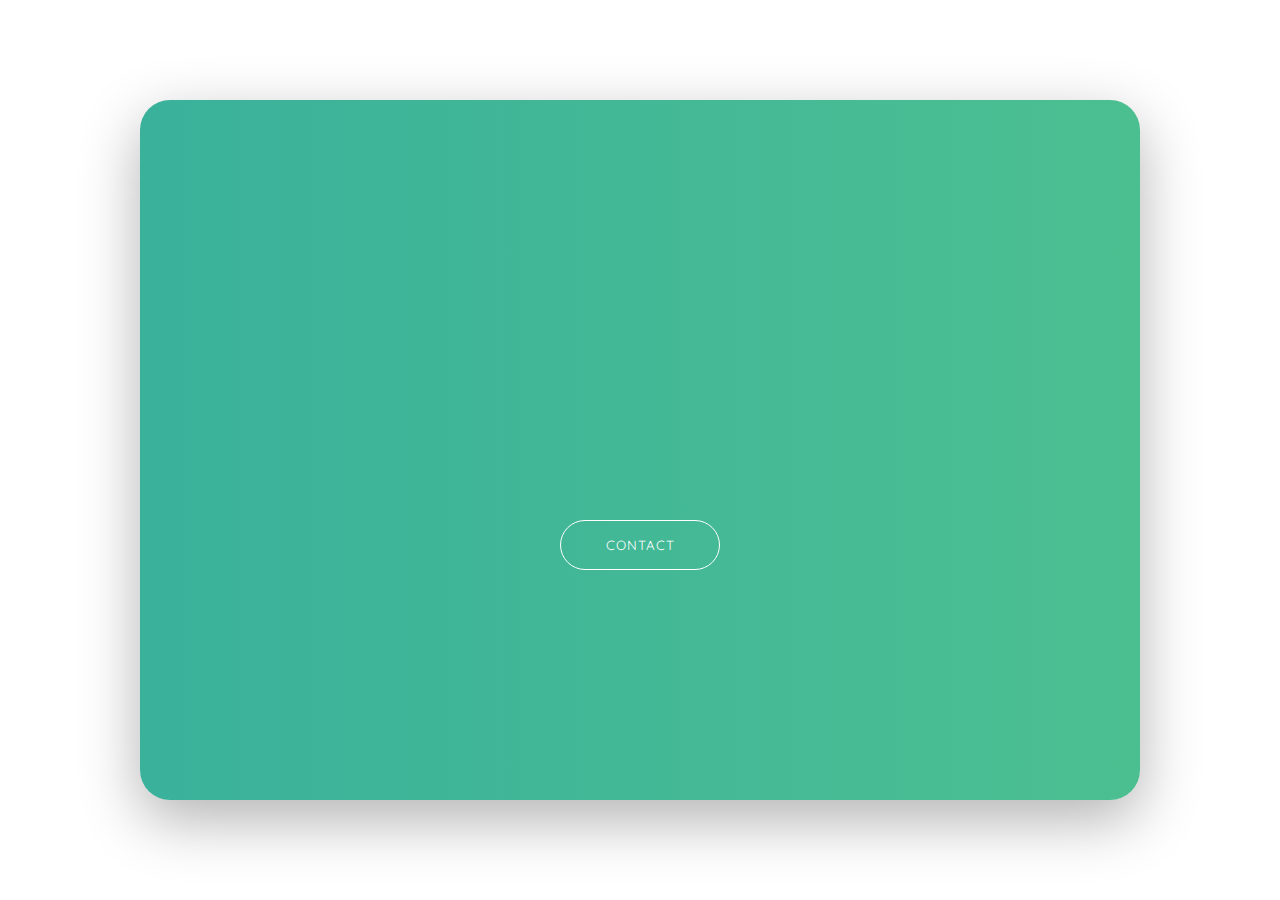
<file: contact.html>
<!DOCTYPE html>
<html lang="en">
  <head>
    <meta charset="UTF-8" />
    <meta http-equiv="X-UA-Compatible" content="IE=edge" />
    <meta name="viewport" content="width=device-width, initial-scale=1.0" />
    <title>Contact Us</title>
    <link rel="stylesheet" href="contact.css" />
    <link
      rel="stylesheet"
      href="https://cdnjs.cloudflare.com/ajax/libs/font-awesome/6.0.0/css/all.min.css"
    />
    <link rel="preconnect" href="https://fonts.googleapis.com" />
    <link rel="preconnect" href="https://fonts.gstatic.com" crossorigin />
    <link
      href="https://fonts.googleapis.com/css2?family=Quicksand:wght@300;400;500;600;700&display=swap"
      rel="stylesheet"
    />
  </head>
  <body>
    <div class="container">
      <div class="form-wrapper">
        <div class="banner">
          <h1>Let's Get In Touch</h1>
          <p>Feel free to reach out and I'll respond as soon as possible</p>
        </div>
        <div class="green-bg">
          <button type="button">Contact</button>
        </div>
        <form class="contact-form">
          <h1>Contact Me</h1>
          <div class="social-media">
            <a href="https://github.com/GurpreetSingh-21" target="_blank">
              <i class="fab fa-github"></i>
            </a>
            <a href="https://www.linkedin.com/in/gurpreet-singh-2a099a230/" target="_blank">
              <i class="fab fa-linkedin-in"></i>
            </a>
          </div>
          
          <p>or use the form below to get in touch</p>
          <div class="input-group">
            <i class="fas fa-user"></i>
            <input type="text" placeholder="Name" />
          </div>
          <div class="input-group">
            <i class="fas fa-envelope"></i>
            <input type="email" placeholder="Email" />
          </div>
          <div class="input-group">
            <i class="fas fa-comment-dots"></i>
            <textarea placeholder="Your Message"></textarea>
          </div>
          <button type="button">Submit</button>
        </form>
      </div>
    </div>

    <script src="contact.js"></script>
  </body>
</html>
</file>
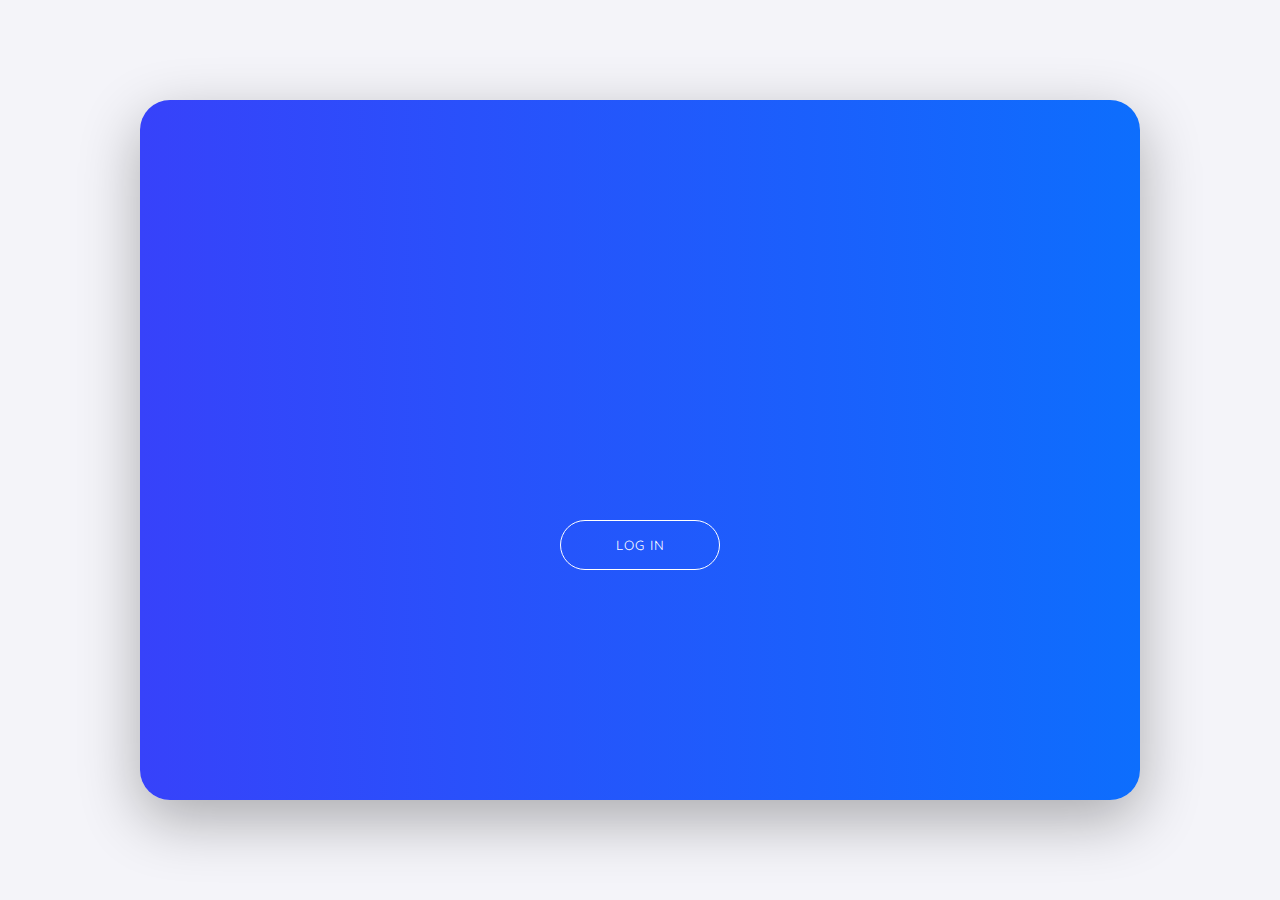
<file: login.html>
<!DOCTYPE html>
<html lang="en">
<head>
    <meta charset="UTF-8">
    <meta http-equiv="X-UA-Compatible" content="IE=edge">
    <meta name="viewport" content="width=device-width, initial-scale=1.0">
    <title>Login</title>
    <link rel="stylesheet" href="login.css">
    <link
      rel="stylesheet"
      href="https://cdnjs.cloudflare.com/ajax/libs/font-awesome/6.0.0/css/all.min.css"
    />
    <link rel="preconnect" href="https://fonts.googleapis.com">
    <link rel="preconnect" href="https://fonts.gstatic.com" crossorigin>
    <link href="https://fonts.googleapis.com/css2?family=Quicksand:wght@300;400;500;600;700&display=swap" rel="stylesheet">
</head>
<body>
    <div class="container">
        <div class="form-wrapper">
            <div class="banner">
                <h1>Welcome Back!</h1>
                <p>Log in with your credentials to access your account</p>
            </div>
            <div class="blue-bg">
                <button type="button">Log In</button>
            </div>
            <form class="login-form">
                <h1>Login</h1>
                <div class="social-media">
                    <i class="fab fa-linkedin-in"></i>
                    <i class="fab fa-github"></i>
                </div>
                <p>or use your email account</p>
                <div class="input-group">
                    <i class="fas fa-envelope"></i>
                    <input type="email" placeholder="Email" />
                </div>
                <div class="input-group">
                    <i class="fas fa-lock"></i>
                    <input type="password" placeholder="Password" />
                </div>
                <button type="button">Login</button>
            </form>
        </div>
    </div>
    <script src="login.js"></script>
</body>
</html>
</file>
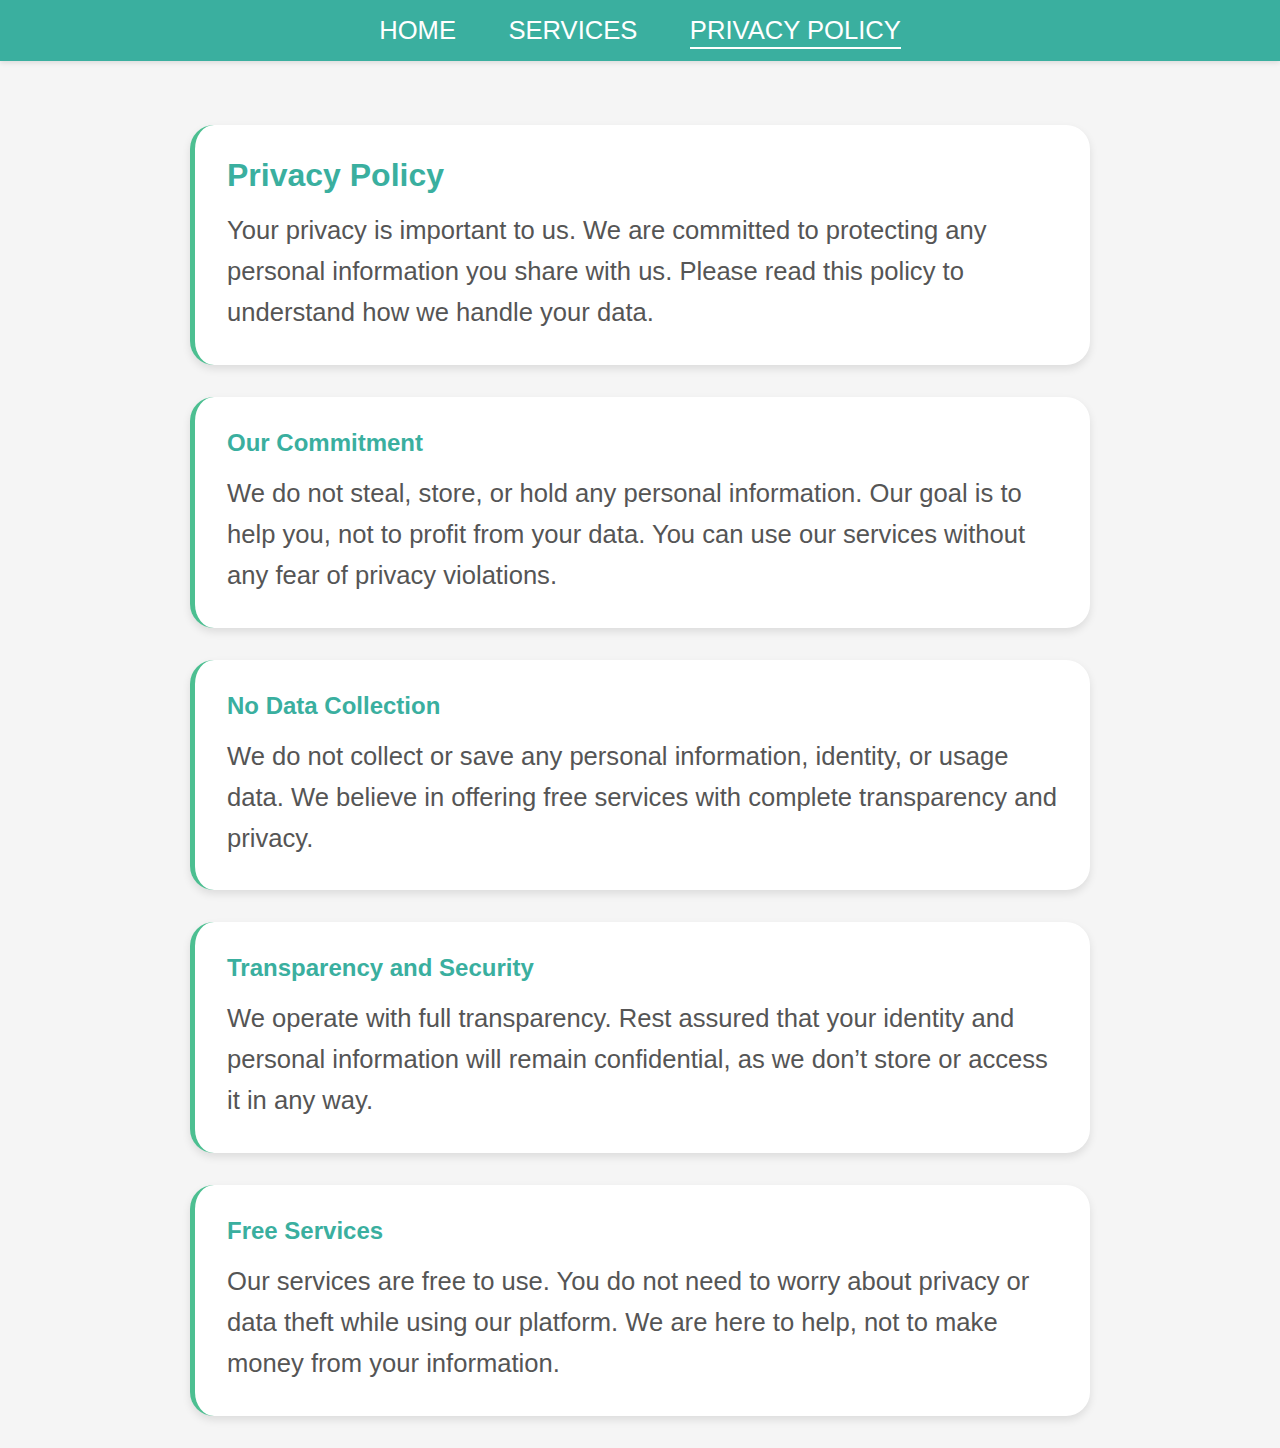
<file: privacy.html>
<!DOCTYPE html>
<html lang="en">
<head>
    <meta charset="UTF-8">
    <meta name="viewport" content="width=device-width, initial-scale=1.0">
    <title>Privacy Policy</title>
    <link rel="stylesheet" href="privacy.css">
</head>
<body>

    <nav class="navbar">
        <a href="index.html" class="nav-link">Home</a>
        <a href="service.html" class="nav-link">Services</a>
        <a href="privacy.html" class="nav-link active">Privacy Policy</a>
    </nav>

    <div class="container">
        <div class="box">
            <h1>Privacy Policy</h1>
            <p>Your privacy is important to us. We are committed to protecting any personal information you share with us. Please read this policy to understand how we handle your data.</p>
        </div>

        <div class="box">
            <h2>Our Commitment</h2>
            <p>We do not steal, store, or hold any personal information. Our goal is to help you, not to profit from your data. You can use our services without any fear of privacy violations.</p>
        </div>

        <div class="box">
            <h2>No Data Collection</h2>
            <p>We do not collect or save any personal information, identity, or usage data. We believe in offering free services with complete transparency and privacy.</p>
        </div>

        <div class="box">
            <h2>Transparency and Security</h2>
            <p>We operate with full transparency. Rest assured that your identity and personal information will remain confidential, as we don’t store or access it in any way.</p>
        </div>

        <div class="box">
            <h2>Free Services</h2>
            <p>Our services are free to use. You do not need to worry about privacy or data theft while using our platform. We are here to help, not to make money from your information.</p>
        </div>
    </div>
</body>
</html>
</file>
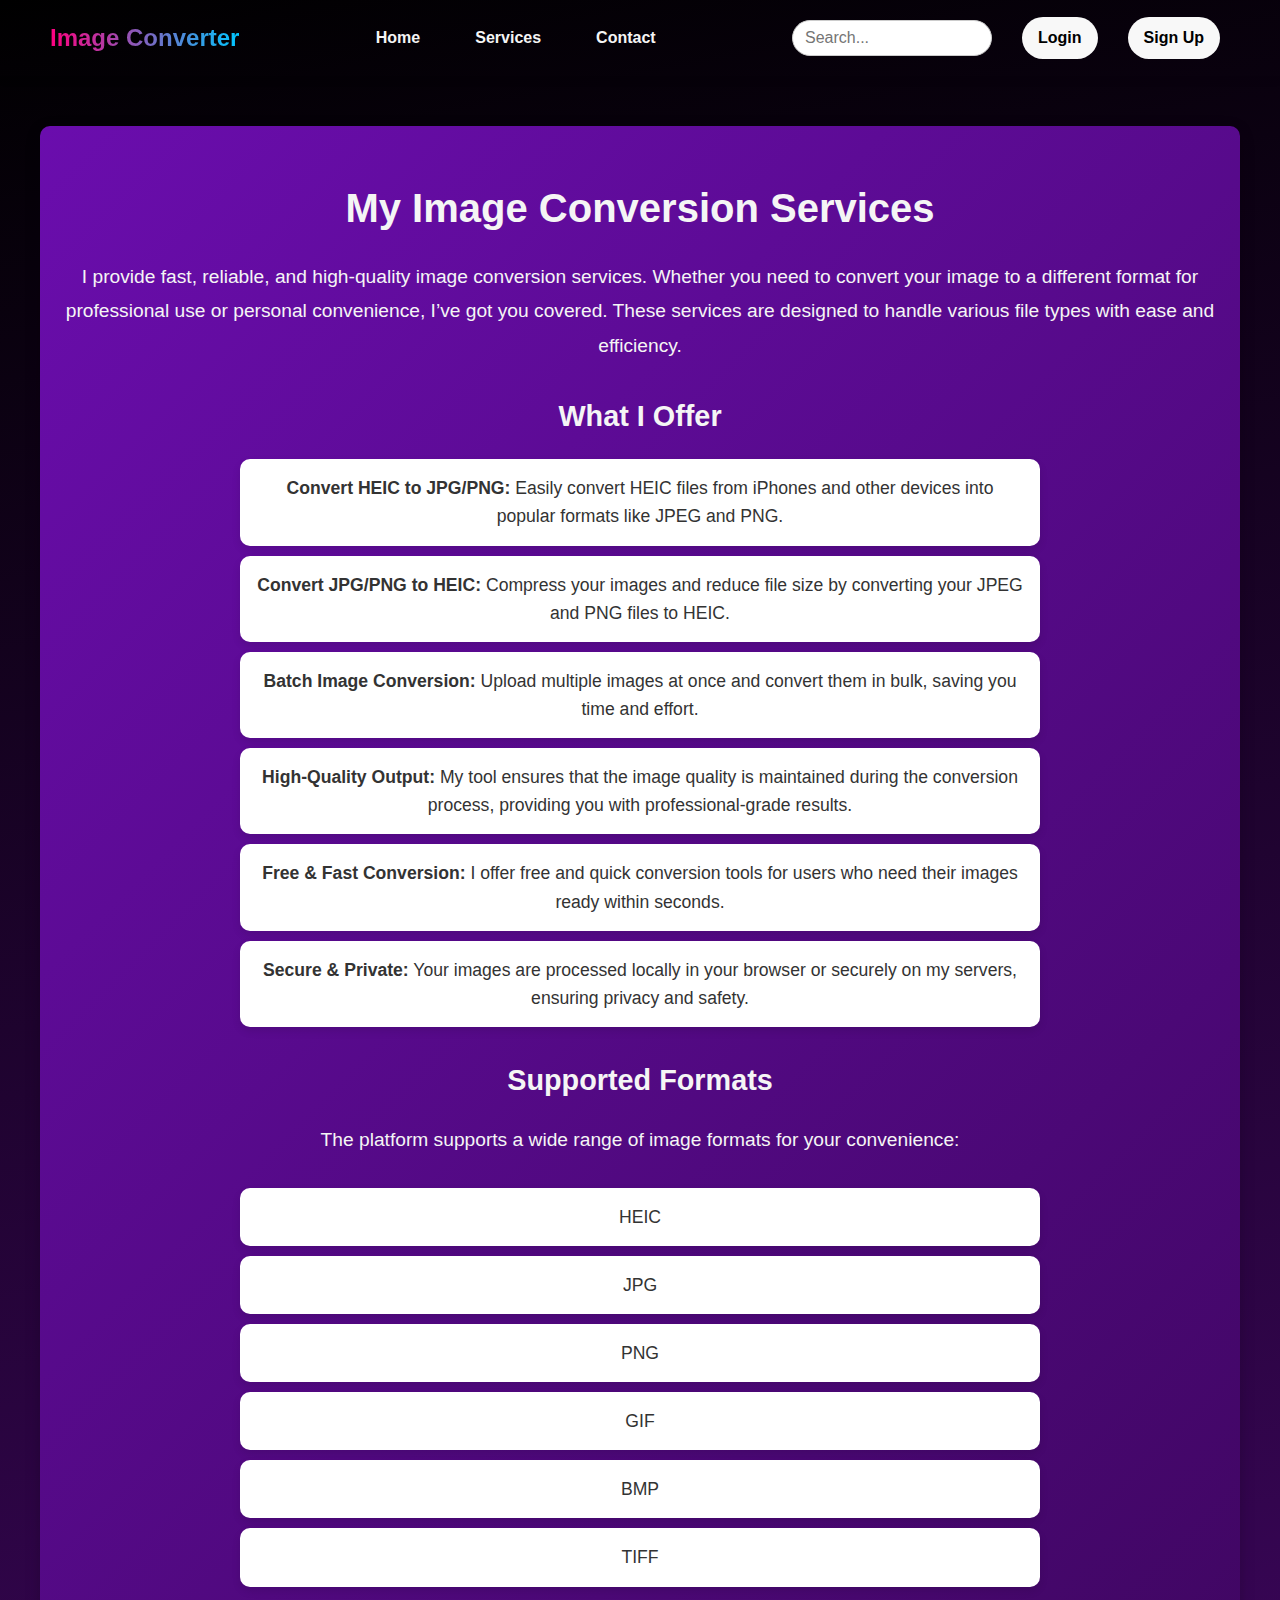
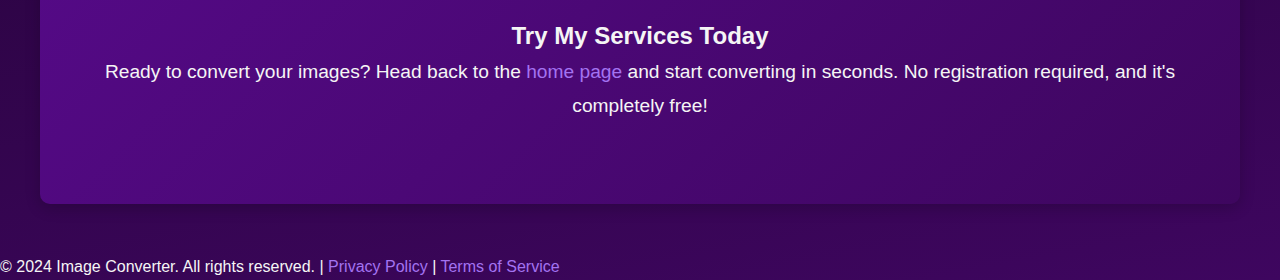
<file: service.html>
<!DOCTYPE html>
<html lang="en">
<head>
    <meta charset="UTF-8">
    <meta name="viewport" content="width=device-width, initial-scale=1.0">
    <title>My Services | Image Tools</title>
    <link rel="stylesheet" href="style.css">
    <link rel="stylesheet" href="services.css">
</head>
<body>
    <!-- Navigation Bar -->
    <div class="nav">
        <a id="mainlogo" href="index.html">Image Converter</a>
        <div class="center-items">
            <a href="index.html">Home</a>
            <a href="service.html">Services</a>
            <a href="contact.html">Contact</a>
        </div>
        <div class="right-items">
            <input type="text" placeholder="Search..." aria-label="Search">
            <a href="#">Login</a>
            <a href="#">Sign Up</a>
        </div>
    </div>

    <!-- Services Section -->
    <div class="services-section">
        <h1>My Image Conversion Services</h1>
        <p>I provide fast, reliable, and high-quality image conversion services. Whether you need to convert your image to a different format for professional use or personal convenience, I’ve got you covered. These services are designed to handle various file types with ease and efficiency.</p>
        
        <!-- List of Services -->
        <div class="service-list">
            <h2>What I Offer</h2>
            <ul>
                <li><strong>Convert HEIC to JPG/PNG:</strong> Easily convert HEIC files from iPhones and other devices into popular formats like JPEG and PNG.</li>
                <li><strong>Convert JPG/PNG to HEIC:</strong> Compress your images and reduce file size by converting your JPEG and PNG files to HEIC.</li>
                <li><strong>Batch Image Conversion:</strong> Upload multiple images at once and convert them in bulk, saving you time and effort.</li>
                <li><strong>High-Quality Output:</strong> My tool ensures that the image quality is maintained during the conversion process, providing you with professional-grade results.</li>
                <li><strong>Free & Fast Conversion:</strong> I offer free and quick conversion tools for users who need their images ready within seconds.</li>
                <li><strong>Secure & Private:</strong> Your images are processed locally in your browser or securely on my servers, ensuring privacy and safety.</li>
            </ul>
        </div>

        <!-- Supported Formats -->
        <div class="supported-formats">
            <h2>Supported Formats</h2>
            <p>The platform supports a wide range of image formats for your convenience:</p>
            <ul>
                <li>HEIC</li>
                <li>JPG</li>
                <li>PNG</li>
                <li>GIF</li>
                <li>BMP</li>
                <li>TIFF</li>
            </ul>
        </div>

        <!-- Call to Action -->
        <div class="call-to-action">
            <h2>Try My Services Today</h2>
            <p>Ready to convert your images? Head back to the <a href="index.html">home page</a> and start converting in seconds. No registration required, and it's completely free!</p>
        </div>
    </div>

    <!-- Footer -->
    <footer>
        <p>&copy; 2024 Image Converter. All rights reserved. | <a href="privacy.html">Privacy Policy</a> | <a href="terms.html">Terms of Service</a></p>
    </footer>

</body>
</html>
</file>
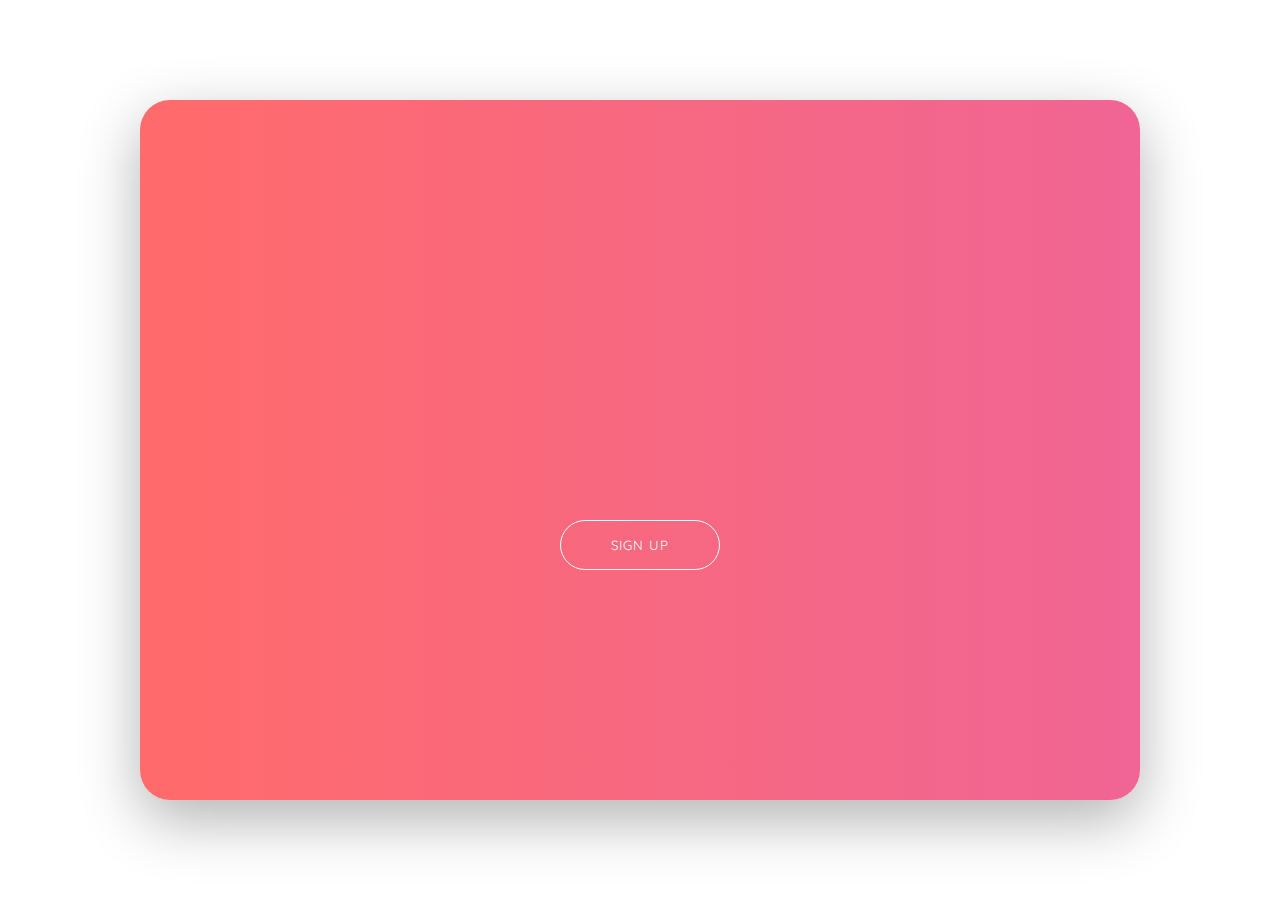
<file: signup.html>
<!DOCTYPE html>
<html lang="en">
<head>
    <meta charset="UTF-8" />
    <meta http-equiv="X-UA-Compatible" content="IE=edge" />
    <meta name="viewport" content="width=device-width, initial-scale=1.0" />
    <title>Sign Up</title>
    <link rel="stylesheet" href="signup.css" />
    <link rel="stylesheet" href="https://cdnjs.cloudflare.com/ajax/libs/font-awesome/6.0.0/css/all.min.css" />
    <link rel="preconnect" href="https://fonts.googleapis.com" />
    <link rel="preconnect" href="https://fonts.gstatic.com" crossorigin />
    <link href="https://fonts.googleapis.com/css2?family=Quicksand:wght@300;400;500;600;700&display=swap" rel="stylesheet" />
</head>
<body>
    <div class="container">
        <div class="form-wrapper">
            <div class="banner">
                <h1>Welcome!</h1>
                <p>Create your account to get started.</p>
            </div>
            <div class="color-bg">
                <button type="button">Sign Up</button>
            </div>
            <form class="signup-form">
                <h1>Create Account</h1>
                <div class="social-media">
                    <i class="fab fa-github"></i>
                    <i class="fab fa-linkedin"></i>
                </div>
                <p>or use your email to register</p>
                <div class="input-group">
                    <i class="fas fa-user"></i>
                    <input type="text" placeholder="Name" />
                </div>
                <div class="input-group">
                    <i class="fas fa-envelope"></i>
                    <input type="email" placeholder="Email" />
                </div>
                <div class="input-group">
                    <i class="fas fa-lock"></i>
                    <input type="password" placeholder="Password" />
                </div>
                <button type="button">Sign Up</button>
            </form>
        </div>
    </div>

    <script src="signup.js"></script>
</body>
</html>
</file>
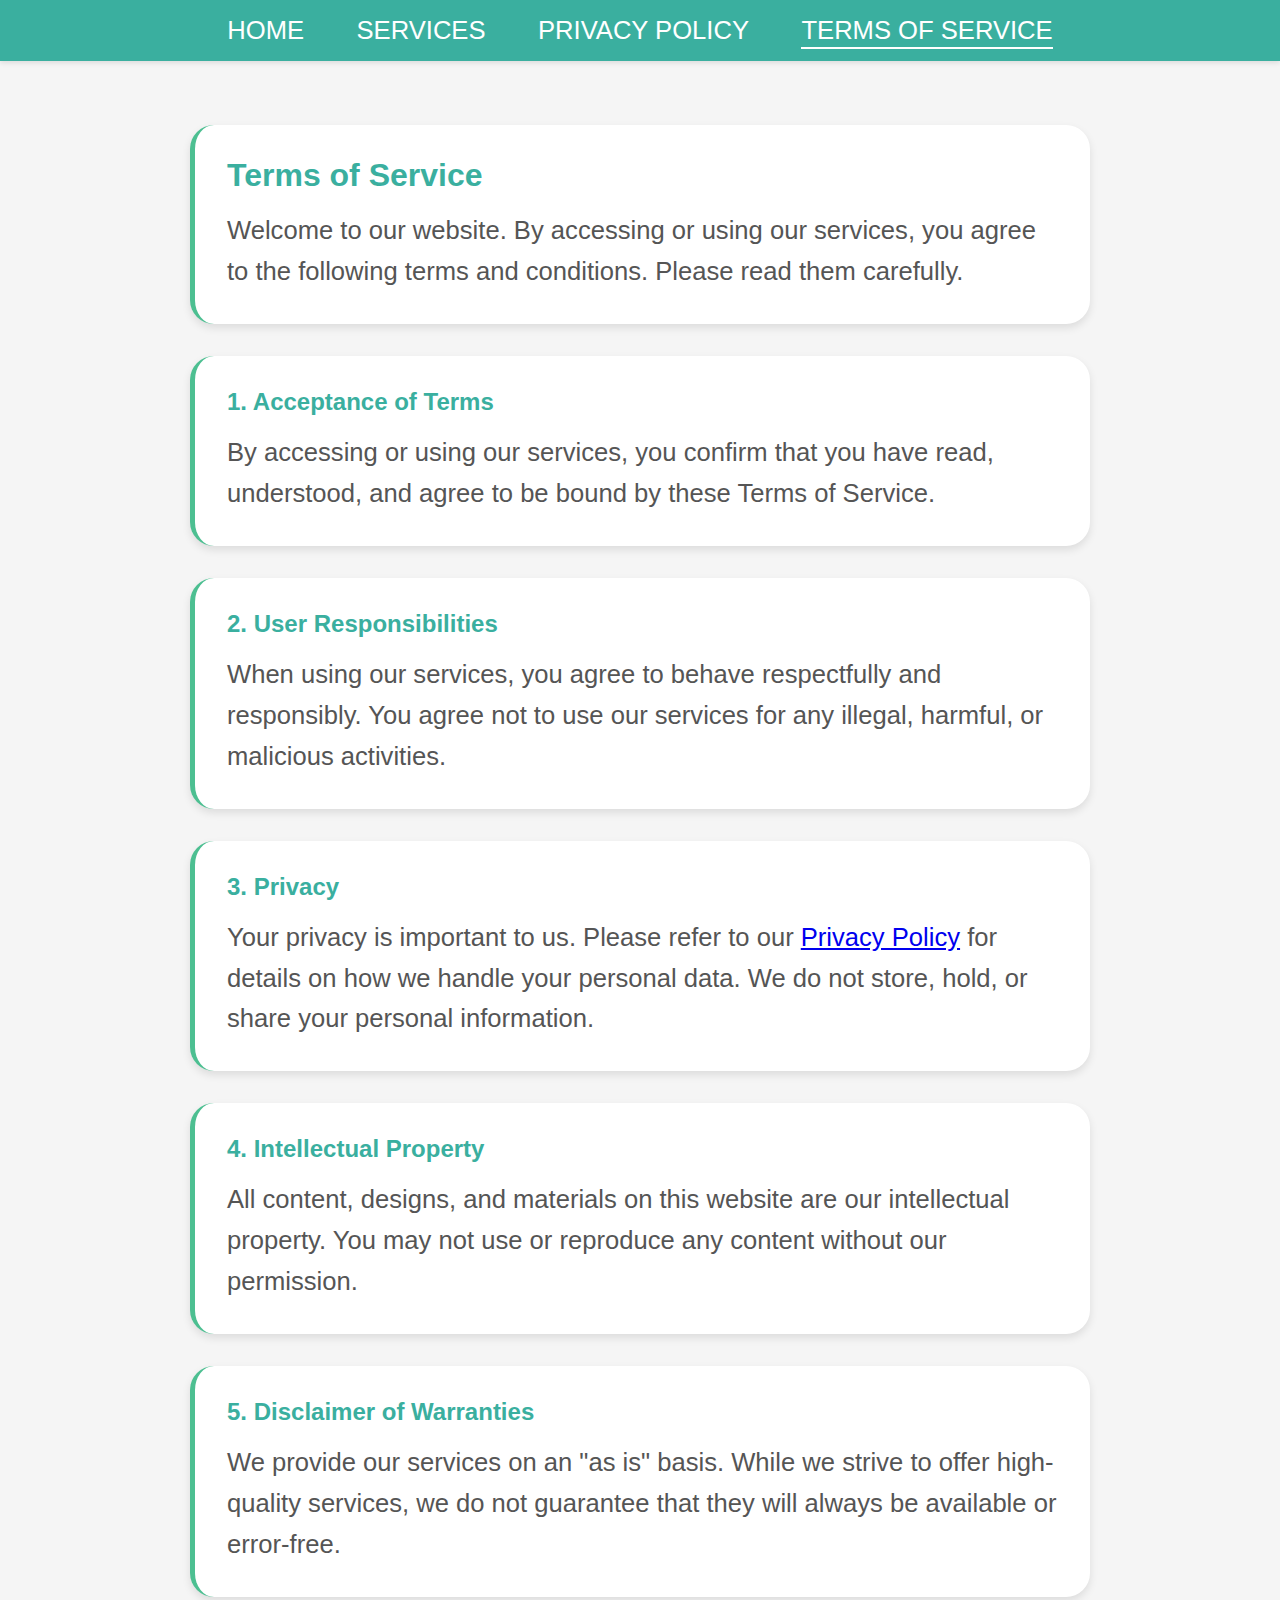
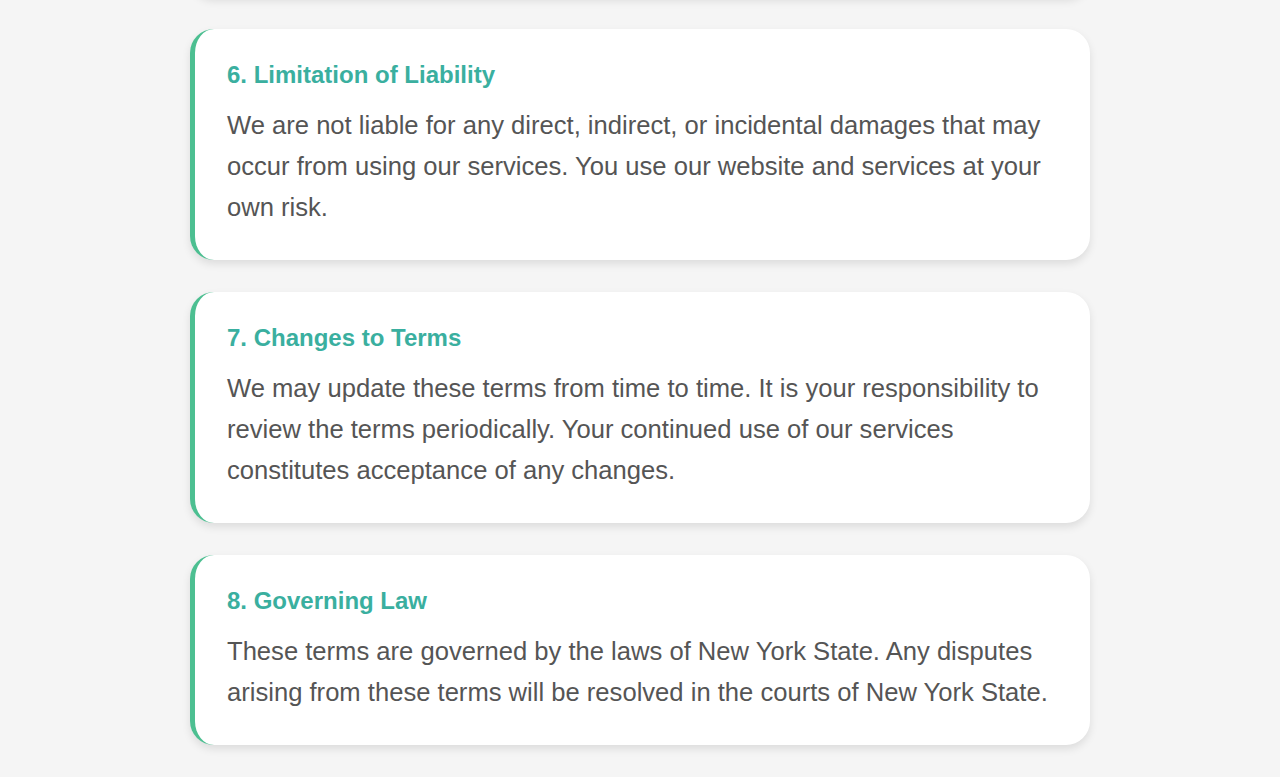
<file: terms.html>
<!DOCTYPE html>
<html lang="en">
<head>
    <meta charset="UTF-8">
    <meta name="viewport" content="width=device-width, initial-scale=1.0">
    <title>Terms of Service</title>
    <link rel="stylesheet" href="terms.css">
</head>
<body>
   
    <nav class="navbar">
        <a href="index.html" class="nav-link">Home</a>
        <a href="service.html" class="nav-link">Services</a>
        <a href="privacy.html" class="nav-link">Privacy Policy</a>
        <a href="terms.html" class="nav-link active">Terms of Service</a>
    </nav>

    <div class="container">
        <div class="box">
            <h1>Terms of Service</h1>
            <p>Welcome to our website. By accessing or using our services, you agree to the following terms and conditions. Please read them carefully.</p>
        </div>

        <div class="box">
            <h2>1. Acceptance of Terms</h2>
            <p>By accessing or using our services, you confirm that you have read, understood, and agree to be bound by these Terms of Service.</p>
        </div>

        <div class="box">
            <h2>2. User Responsibilities</h2>
            <p>When using our services, you agree to behave respectfully and responsibly. You agree not to use our services for any illegal, harmful, or malicious activities.</p>
        </div>

        <div class="box">
            <h2>3. Privacy</h2>
            <p>Your privacy is important to us. Please refer to our <a href="privacy.html">Privacy Policy</a> for details on how we handle your personal data. We do not store, hold, or share your personal information.</p>
        </div>

        <div class="box">
            <h2>4. Intellectual Property</h2>
            <p>All content, designs, and materials on this website are our intellectual property. You may not use or reproduce any content without our permission.</p>
        </div>

        <div class="box">
            <h2>5. Disclaimer of Warranties</h2>
            <p>We provide our services on an "as is" basis. While we strive to offer high-quality services, we do not guarantee that they will always be available or error-free.</p>
        </div>

        <div class="box">
            <h2>6. Limitation of Liability</h2>
            <p>We are not liable for any direct, indirect, or incidental damages that may occur from using our services. You use our website and services at your own risk.</p>
        </div>

        <div class="box">
            <h2>7. Changes to Terms</h2>
            <p>We may update these terms from time to time. It is your responsibility to review the terms periodically. Your continued use of our services constitutes acceptance of any changes.</p>
        </div>

        <div class="box">
            <h2>8. Governing Law</h2>
            <p>These terms are governed by the laws of New York State. Any disputes arising from these terms will be resolved in the courts of New York State.</p>
        </div>
    </div>
</body>
</html>
</file>
<file: contact.css>
* {
  margin: 0;
  padding: 0;
  box-sizing: border-box;
  outline: none;
  font-family: Quicksand, sans-serif;
}

html {
  font-size: 62.5%;
}

.container {
  width: 100%;
  height: 100vh;
  display: flex;
  justify-content: center;
  align-items: center;
}

.form-wrapper {
  width: 100rem;
  height: 70rem;
  background-color: #eee;
  border-radius: 3rem;
  box-shadow: 0 2rem 6rem rgba(0, 0, 0, 0.3);
  position: relative;
  overflow: hidden;
}

.banner {
  position: absolute;
  top: 25%;
  left: -30rem;
  text-align: center;
  color: #fff;
  width: 30rem;
  z-index: 100;
  transition: left 0.8s;
}

.container.change .banner {
  left: 5rem;
}

.banner h1 {
  font-size: 4rem;
  margin-bottom: 3rem;
}

.banner p {
  font-size: 2rem;
}

.green-bg {
  width: 100%;
  height: 100%;
  background: linear-gradient(to right, #3ab19b, #4cbf91);
  position: absolute;
  top: 0;
  left: 0;
  z-index: 50;
  transition: width 1.5s cubic-bezier(0.19, 1, 0.22, 1);
}

.container.change .green-bg {
  width: 40%;
}

.green-bg button {
  position: absolute;
  top: 60%;
  left: 50%;
  transform: translateX(-50%);
  width: 16rem;
  height: 5rem;
  background-color: transparent;
  border: 0.1rem solid #fff;
  border-radius: 3rem;
  text-transform: uppercase;
  letter-spacing: 0.1rem;
  color: #fff;
  cursor: pointer;
}

.contact-form {
  width: 60rem;
  height: 100%;
  position: absolute;
  top: 0;
  left: 0;
  display: flex;
  flex-direction: column;
  justify-content: space-around;
  align-items: center;
  padding: 10rem 0;
  transition: left 1.5s cubic-bezier(0.19, 1, 0.22, 1);
}

.container.change .contact-form {
  left: 40rem;
}

.contact-form h1 {
  font-size: 4rem;
  color: #3aaf9f;
}

.social-media {
  display: flex;
}

.social-media i {
  width: 4rem;
  height: 4rem;
  border: 0.1rem solid #777;
  border-radius: 50%;
  display: flex;
  justify-content: center;
  align-items: center;
  margin-right: 2rem;
  font-size: 2rem;
  color: #555;
}

.social-media a {
  text-decoration: none; 
  color: inherit; 
}

.social-media a:hover {
  color: #0077b5; 
}

.social-media a i {
  font-size: 2rem; 
}


.contact-form p {
  font-size: 1.8rem;
  color: #555;
  margin-bottom: 2rem;
}

.input-group {
  position: relative;
}

.input-group input, .input-group textarea {
  width: 28rem;
  height: 5rem;
  padding: 1rem 1rem 1rem 3rem;
  background-color: #ddd;
  border: none;
  border-radius: 0.5rem;
}

.input-group textarea {
  height: 10rem;
}

.input-group i {
  position: absolute;
  top: 50%;
  left: 1rem;
  transform: translateY(-50%);
  font-size: 1.2rem;
  color: #555;
}

.contact-form button {
  width: 16rem;
  height: 5rem;
  background-color: #3aaf9f;
  border: none;
  border-radius: 3rem;
  text-transform: uppercase;
  letter-spacing: 0.1rem;
  color: #fff;
  margin-top: 3rem;
  cursor: pointer;
}
</file>
<file: login.css>
* {
    margin: 0;
    padding: 0;
    box-sizing: border-box;
    outline: none;
    font-family: 'Quicksand', sans-serif;
}

html {
    font-size: 62.5%;
}

body {
    background-color: #f4f4f9;
}

.container {
    width: 100%;
    height: 100vh;
    display: flex;
    justify-content: center;
    align-items: center;
}

.form-wrapper {
    width: 100rem;
    height: 70rem;
    background-color: #eee;
    border-radius: 3rem;
    box-shadow: 0 2rem 6rem rgba(0, 0, 0, 0.3);
    position: relative;
    overflow: hidden;
}

/* Banner */
.banner {
    position: absolute;
    top: 25%;
    left: -30rem;
    text-align: center;
    color: #fff;
    width: 30rem;
    z-index: 100;
    transition: left 0.8s;
}

.container.change .banner {
    left: 5rem;
}

.banner h1 {
    font-size: 4rem;
    margin-bottom: 3rem;
}

.banner p {
    font-size: 2rem;
}

/* Background Color & Button */
.blue-bg {
    width: 100%;
    height: 100%;
    background: linear-gradient(to right, #3742fa, #0d6efd);
    position: absolute;
    top: 0;
    left: 0;
    z-index: 50;
    transition: width 1.5s cubic-bezier(0.19, 1, 0.22, 1);
}

.container.change .blue-bg {
    width: 40%;
}

.blue-bg button {
    position: absolute;
    top: 60%;
    left: 50%;
    transform: translateX(-50%);
    width: 16rem;
    height: 5rem;
    background-color: transparent;
    border: 0.1rem solid #fff;
    border-radius: 3rem;
    text-transform: uppercase;
    letter-spacing: 0.1rem;
    color: #fff;
    cursor: pointer;
}

/* Login Form Styling */
.login-form {
    width: 60rem;
    height: 100%;
    position: absolute;
    top: 0;
    left: 0;
    display: flex;
    flex-direction: column;
    justify-content: space-around;
    align-items: center;
    padding: 10rem 0;
    transition: left 1.5s cubic-bezier(0.19, 1, 0.22, 1);
}

.container.change .login-form {
    left: 40rem;
}

.login-form h1 {
    font-size: 4rem;
    color: #3742fa;
}

.social-media {
    display: flex;
}

.social-media i {
    width: 4rem;
    height: 4rem;
    border: 0.1rem solid #777;
    border-radius: 50%;
    display: flex;
    justify-content: center;
    align-items: center;
    margin-right: 2rem;
    font-size: 2rem;
    color: #555;
}

.login-form p {
    font-size: 1.8rem;
    color: #555;
    margin-bottom: 2rem;
}

.input-group {
    position: relative;
}

.input-group input {
    width: 28rem;
    height: 5rem;
    padding: 1rem 1rem 1rem 3rem;
    background-color: #ddd;
    border: none;
    border-radius: 0.5rem;
}

.input-group i {
    position: absolute;
    top: 50%;
    left: 1rem;
    transform: translateY(-50%);
    font-size: 1.2rem;
    color: #555;
}

.login-form button {
    width: 16rem;
    height: 5rem;
    background-color: #3742fa;
    border: none;
    border-radius: 3rem;
    text-transform: uppercase;
    letter-spacing: 0.1rem;
    color: #fff;
    margin-top: 3rem;
    cursor: pointer;
}
</file>
<file: privacy.css>
.navbar {
    width: 100%;
    background-color: #3aaf9f;
    padding: 1rem;
    text-align: center;
    box-shadow: 0 2px 5px rgba(0, 0, 0, 0.1);
    margin-bottom: 2rem;
}

.navbar .nav-link {
    margin: 0 1.5rem;
    font-size: 1.6rem;
    text-transform: uppercase;
    text-decoration: none;
    color: white;
    transition: color 0.3s ease;
}

.navbar .nav-link:hover {
    color: #ddd;
}

.navbar .active {
    border-bottom: 2px solid white;
    padding-bottom: 0.2rem;
}


* {
    margin: 0;
    padding: 0;
    box-sizing: border-box;
    font-family: 'Quicksand', sans-serif;
}

body {
    background-color: #f5f5f5;
    color: #333;
    display: flex;
    justify-content: center;
    align-items: center;
    flex-direction: column;
    min-height: 100vh;
}

.container {
    width: 80%;
    max-width: 900px;
    margin: 2rem auto;
    display: flex;
    flex-direction: column;
    gap: 2rem;
}

.box {
    background-color: #fff;
    padding: 2rem;
    border-radius: 1.5rem;
    box-shadow: 0 4px 8px rgba(0, 0, 0, 0.1);
    border-left: 5px solid #4cbf91;
}

h1, h2 {
    color: #3aaf9f;
    margin-bottom: 1rem;
}

p {
    font-size: 1.6rem;
    line-height: 1.6;
    color: #555;
}
</file>
<file: services.css>
* {
    margin: 0;
    padding: 0;
    box-sizing: border-box;
    font-family: 'Arial', sans-serif;
}

body {
    background: linear-gradient(169deg, #000000, #3e065f); 
    color: #F5F5F5;
    line-height: 1.6;
}

a {
    text-decoration: none;
    color: #a373f1; 
    transition: color 0.3s ease;
}

a:hover {
    color: #dda0ff; 
}


.nav {
    display: flex;
    justify-content: space-between;
    align-items: center;
    padding: 15px 50px;
    background-color: rgba(0, 0, 0, 0); 
    box-shadow: 0 2px 10px rgba(0, 0, 0, 0.1);
}

#mainlogo {
    font-size: 1.5rem;
    font-weight: bold;
    color: #a373f1; 
}

.center-items a, .right-items a {
    margin: 0 10px;
    padding: 10px;
    font-size: 1rem;
    color: #F5F5F5;
}

input[type="text"] {
    padding: 8px 10px;
    border: 1px solid #dda0ff; 
    border-radius: 5px;
    margin-right: 10px;
}

.services-section {
    text-align: center;
    padding: 50px 20px;
    background: linear-gradient(135deg, #6a0dad, #3e065f); 
    color: #F5F5F5;
    border-radius: 10px;
    max-width: 1200px;
    margin: 50px auto;
    box-shadow: 0 4px 15px rgba(0, 0, 0, 0.2);
}

.services-section h1 {
    font-size: 2.5rem;
    margin-bottom: 20px;
}

.services-section p {
    font-size: 1.2rem;
    margin-bottom: 30px;
    line-height: 1.8;
}

.service-list, .supported-formats {
    margin: 30px 0;
}

.service-list h2, .supported-formats h2 {
    font-size: 1.8rem;
    margin-bottom: 20px;
}

.service-list ul, .supported-formats ul {
    list-style: none;
}

.service-list li, .supported-formats li {
    font-size: 1.1rem;
    background-color: #ffffff;
    color: #333;
    padding: 15px;
    margin: 10px auto;
    border-radius: 10px;
    max-width: 800px;
    box-shadow: 0 4px 8px rgba(0, 0, 0, 0.1);
    transition: transform 0.3s ease, background-color 0.3s ease;
}

.service-list li:hover, .supported-formats li:hover {
    transform: translateY(-5px);
    background-color: #efe3fc; 

.call-to-action {
    margin-top: 40px;
    padding: 20px;
    background-color: #6200ff;
    border-radius: 10px;
    box-shadow: 0 4px 10px rgba(0, 0, 0, 0.2);
}

.call-to-action h2 {
    font-size: 2rem;
    margin-bottom: 10px;
}

.call-to-action p {
    font-size: 1.2rem;
}

.call-to-action a {
    background-color: #ffffff;
    color: #333333;
    padding: 10px 20px;
    border-radius: 5px;
    font-weight: bold;
    transition: background-color 0.3s ease, color 0.3s ease;
}

.call-to-action a:hover {
    background-color: #5d1783; 
    color: #ffffff;
}

footer {
    text-align: center;
    padding: 20px;
    background-color: #33333300;
    color: #fff;
}

footer p {
    font-size: 0.9rem;
}

footer a {
    color: #a373f1; 
}

footer a:hover {
    color: #c35afc; 
}


@media (max-width: 768px) {
    .nav {
        flex-direction: column;
        padding: 10px;
    }

    .center-items, .right-items {
        display: flex;
        flex-direction: column;
        align-items: center;
    }

    .center-items a, .right-items a {
        margin: 5px 0;
    }

    .services-section {
        padding: 30px 10px;
    }

    .service-list li, .supported-formats li {
        font-size: 1rem;
    }
}

@media (max-width: 480px) {
    .services-section h1 {
        font-size: 2rem;
    }

    .services-section p {
        font-size: 1rem;
    }

    .service-list li, .supported-formats li {
        font-size: 0.9rem;
    }
}
</file>
<file: signup.css>
* {
    margin: 0;
    padding: 0;
    box-sizing: border-box;
    outline: none;
    font-family: Quicksand, sans-serif;
}

html {
    font-size: 62.5%;
}

.container {
    width: 100%;
    height: 100vh;
    display: flex;
    justify-content: center;
    align-items: center;
}

.form-wrapper {
    width: 100rem;
    height: 70rem;
    background-color: #f5f5f5;
    border-radius: 3rem;
    box-shadow: 0 2rem 6rem rgba(0, 0, 0, 0.3);
    position: relative;
    overflow: hidden;
}

.banner {
    position: absolute;
    top: 25%;
    left: -30rem;
    text-align: center;
    color: #fff;
    width: 30rem;
    z-index: 100;
    transition: left 0.8s;
}

.container.change .banner {
    left: 5rem;
}

.banner h1 {
    font-size: 4rem;
    margin-bottom: 3rem;
}

.banner p {
    font-size: 2rem;
}

.color-bg {
    width: 100%;
    height: 100%;
    background: linear-gradient(to right, #ff6b6b, #f06595); 
    position: absolute;
    top: 0;
    left: 0;
    z-index: 50;
    transition: width 1.5s cubic-bezier(0.19, 1, 0.22, 1);
}

.container.change .color-bg {
    width: 40%;
}

.color-bg button {
    position: absolute;
    top: 60%;
    left: 50%;
    transform: translateX(-50%);
    width: 16rem;
    height: 5rem;
    background-color: transparent;
    border: 0.1rem solid #fff;
    border-radius: 3rem;
    text-transform: uppercase;
    letter-spacing: 0.1rem;
    color: #fff;
    cursor: pointer;
}

.signup-form {
    width: 60rem;
    height: 100%;
    position: absolute;
    top: 0;
    left: 0;
    display: flex;
    flex-direction: column;
    justify-content: space-around;
    align-items: center;
    padding: 10rem 0;
    transition: left 1.5s cubic-bezier(0.19, 1, 0.22, 1);
}

.container.change .signup-form {
    left: 40rem;
}

.signup-form h1 {
    font-size: 4rem;
    color: #ff6b6b; 
}

.social-media {
    display: flex;
}

.social-media i {
    width: 4rem;
    height: 4rem;
    border: 0.1rem solid #777;
    border-radius: 50%;
    display: flex;
    justify-content: center;
    align-items: center;
    margin-right: 2rem;
    font-size: 2rem;
    color: #555;
}

.signup-form p {
    font-size: 1.8rem;
    color: #555;
    margin-bottom: 2rem;
}

.input-group {
    position: relative;
}

.input-group input {
    width: 28rem;
    height: 5rem;
    padding: 1rem 1rem 1rem 3rem;
    background-color: #ddd;
    border: none;
    border-radius: 0.5rem;
}

.input-group i {
    position: absolute;
    top: 50%;
    left: 1rem;
    transform: translateY(-50%);
    font-size: 1.2rem;
    color: #555;
}

.signup-form button {
    width: 16rem;
    height: 5rem;
    background-color: #ff6b6b; 
    border: none;
    border-radius: 3rem;
    text-transform: uppercase;
    letter-spacing: 0.1rem;
    color: #fff;
    margin-top: 3rem;
    cursor: pointer;
}
</file>
<file: terms.css>
.navbar {
    width: 100%;
    background-color: #3aaf9f;
    padding: 1rem;
    text-align: center;
    box-shadow: 0 2px 5px rgba(0, 0, 0, 0.1);
    margin-bottom: 2rem;
}

.navbar .nav-link {
    margin: 0 1.5rem;
    font-size: 1.6rem;
    text-transform: uppercase;
    text-decoration: none;
    color: white;
    transition: color 0.3s ease;
}

.navbar .nav-link:hover {
    color: #ddd;
}

.navbar .active {
    border-bottom: 2px solid white;
    padding-bottom: 0.2rem;
}

* {
    margin: 0;
    padding: 0;
    box-sizing: border-box;
    font-family: 'Quicksand', sans-serif;
}

body {
    background-color: #f5f5f5;
    color: #333;
    display: flex;
    justify-content: center;
    align-items: center;
    flex-direction: column;
    min-height: 100vh;
}

.container {
    width: 80%;
    max-width: 900px;
    margin: 2rem auto;
    display: flex;
    flex-direction: column;
    gap: 2rem;
}

.box {
    background-color: #fff;
    padding: 2rem;
    border-radius: 1.5rem;
    box-shadow: 0 4px 8px rgba(0, 0, 0, 0.1);
    border-left: 5px solid #4cbf91;
}

h1, h2 {
    color: #3aaf9f;
    margin-bottom: 1rem;
}

p {
    font-size: 1.6rem;
    line-height: 1.6;
    color: #555;
}
</file>
<file: style.css>
/* Basic reset and font setting */
body {
    margin: 0;
    padding: 0;
    font-family: Arial, sans-serif;
}

/* Main logo */
#mainlogo {
    background: linear-gradient(to right, #ff007f, #00c6ff);
    -webkit-background-clip: text;
    -webkit-text-fill-color: transparent;
    font-weight: bold;
    font-size: 18px;
}

/* Smooth Scrolling */
html {
    scroll-behavior: smooth;
}

/* Navigation bar */
.nav {
    display: flex;
    justify-content: space-between;
    align-items: center;
    padding: 1rem;
    background-color: rgb(0, 0, 0);
   
}

.nav a {
    text-decoration: none;
    color: #ffffff;
    font-weight: bold;
    transition: color 0.3s ease-in-out;
}

.nav a:hover {
    color: #0400ff;
}

.nav a:focus {
    outline: 2px solid #ff007f;
    outline-offset: 2px;
}

.nav .center-items {
    display: flex;
    gap: 15px;
}

.nav .right-items {
    display: flex;
    gap: 10px;
    align-items: center;
}

.nav .right-items a {
    font-size: 16px;
    padding: 0.5rem 1rem;
    background-color: #f8f8f8;
    color: #000000;
    border-radius: 30px;
    transition: transform 0.4s ease-in-out, background-color 0.3s ease;
}

.nav .right-items a:hover {
    transform: scale(1.1);
    background-color: #0400ff;
    color: white;
}

/* Main text */

#imtxt {
    text-align: center;
    padding: 60px 20px;
    margin: 0 auto;
    margin-top: 60px;
    max-width: 800px;
    border-radius: 15px;

}

#imtxt p {
    font-size: 28px;
    color: #ff0000;
    font-weight: bold;
    margin: 0;
    padding-bottom: 15px;
    text-shadow: 1px 1px 2px rgba(0, 0, 0, 0.1);
}

#imtxt h6 {
    font-size: 18px;
    color: #666;
    font-weight: 300;
    margin: 0;
    line-height: 1.6;
    max-width: 600px;
    margin: 0 auto;
}


/* Upload box */
.upload-box {
    margin: 50px auto;
    padding: 30px;
    border: 2px dashed #ccc;
    width: 300px;
    text-align: center;
    background-color: #fff;
    border-radius: 10px;
    transition: border-color 0.3s ease-in-out;
}

.upload-box p {
    margin: 10px 0;
    color: #333;
}

.upload-box button {
    padding: 10px 20px;
    background-color: #007bff;
    color: white;
    border: none;
    border-radius: 5px;
    cursor: pointer;
    transition: background-color 0.3s ease;
}

.upload-box button:hover {
    background-color: #0056b3;
}

.upload-box:hover {
    border-color: #007bff;
}

.upload-box.dragover {
    border-color: #00c6ff;
}

.file-info {
    font-size: 12px;
    color: #666;
}

/* Format selection */
#format-section {
    margin-top: 20px;
}

#format-select {
    padding: 5px;
    font-size: 14px;
    border: 1px solid #ccc;
    border-radius: 5px;
}

/* Convert button */
#convert-btn {
    background: linear-gradient(to right, #3c55c5, #000000d0); 
    border: none;
    color: #fff;
    margin-top: 30px;
    font-size: 16px;
    padding: 10px 20px;
    border-radius: 25px;
    box-shadow: 0 4px 8px rgba(0, 0, 0, 0.2);
    cursor: pointer;
    transition: background 0.3s ease, transform 0.3s ease;
    font-weight: bold;
    text-transform: uppercase;
}

#convert-btn:hover {
    background: linear-gradient(to right, #00c6ff, #ff007f);
    transform: scale(1.05);
}

#convert-btn:focus {
    outline: none;
    box-shadow: 0 0 0 3px rgba(0, 0, 0, 0.3);
}

/* Search input field  */
.right-items input[type="text"] {
    padding: 8px 12px;
    border-radius: 20px;
    border: 1px solid #ccc;
    font-size: 16px;
    width: 200px;
    transition: border-color 0.3s ease, box-shadow 0.3s ease;
}

.right-items input[type="text"]:focus {
    border-color: #ff007f;
    outline: none;
    box-shadow: 0 0 5px rgba(255, 0, 127, 0.5);
}

/* Conversion status */
#conversion-status {
    margin-top: 20px;
    color: #ff007f;
    font-weight: bold;
}

/* Download button */
#download-btn {
    margin-top: 20px;
    padding: 10px 20px;
    background-color: #007bff;
    color: #fff;
    border: none;
    border-radius: 5px;
    cursor: pointer;
    text-decoration: none;
    display: inline-block;
    transition: background-color 0.3s ease;
}

#download-btn:hover {
    background-color: #0056b3;
}

/* Uploaded image preview */
#uploaded-image-preview {
    width: 0px;
    height: 0px;
}

/* Download link */
#download-link {
    display: inline-block;
    margin-top: 20px;
    padding: 10px 20px;
    background-color: #007bff;
    color: #fff;
    text-decoration: none;
    border-radius: 20px;
    font-weight: bold;
    text-align: center;
    transition: background-color 0.3s ease, transform 0.3s ease;
    box-shadow: 0 4px 8px rgba(0, 0, 0, 0.2);
}

#download-link:hover {
    background-color: #0056b3;
    transform: scale(1.05);
}

#download-link:focus {
    outline: none;
    box-shadow: 0 0 0 3px rgba(0, 0, 0, 0.3);
}

/* Responsive */
@media (max-width: 70px) {
    .nav {
        flex-direction: column;
        align-items: flex-start;
    }

    .nav .center-items,
    .nav .right-items {
        flex-direction: column;
        align-items: flex-start;
        gap: 10px;
    }

    .upload-box {
        width: 90%;
    }

    #imtxt {
        font-size: 20px;
    }
}

#output-image {
    width: 150px;
    height: 150px;
    border: none;
    margin-top: 20px;
}

.spinner {
    border: 4px solid rgba(0, 0, 0, 0.1);
    border-left: 4px solid #00c6ff;
    border-radius: 50%;
    width: 40px;
    height: 40px;
    animation: spin 1s linear infinite;
    position: absolute;
    top: 50%;
    left: 50%;
    margin-top: -20px;
    margin-left: -20px;
}

@keyframes spin {
    0% {
        transform: rotate(0deg);
    }

    100% {
        transform: rotate(360deg);
    }
}

#progress-bar-container {
    width: 100%;
    background-color: #f3f3f3;
    border-radius: 5px;
    height: 20px;
    position: relative;
}

#progress-bar {
    width: 0;
    height: 100%;
    background-color: #00c6ff;
    border-radius: 5px;
    transition: width 0.3s;
}

.confirmation-message {
    background-color: #d4edda;
    color: #155724;
    border: 1px solid #c3e6cb;
    border-radius: 5px;
    padding: 10px;
    margin: 10px 0;
}

/* Features */
.features {
    padding: 50px 20px;
    background-color: #ffffff;
   margin: 0 auto;
   margin-top: 80px;
    text-align: center;
    
}

.features h2 {
    font-size: 32px;
    color: #ff0505;
    margin-bottom: 40px;
    font-weight: bold;
}

.feature-cards {
    display: flex;
    justify-content: center;
    gap: 20px;
    flex-wrap: wrap;
}

.card {
    background-color: #f9f9f9;
    padding: 20px;
    border-radius: 10px;
    box-shadow: 0 4px 8px rgba(0, 0, 0, 0.1);
    width: 250px;
    text-align: center;
    transition: transform 0.3s ease, box-shadow 0.3s ease;
}

.card img {
    width: 60px;
    height: 60px;
    margin-bottom: 15px;
}

.card h3 {
    font-size: 24px;
    color: #009650;
    margin: 10px 0;
}

.card p {
    font-size: 16px;
    color: #666;
    margin: 0;
}

/* Hover effects for cards */
.card:hover {
    transform: scale(1.05);
    box-shadow: 0 6px 12px rgba(0, 0, 0, 0.2);
}
</file>
